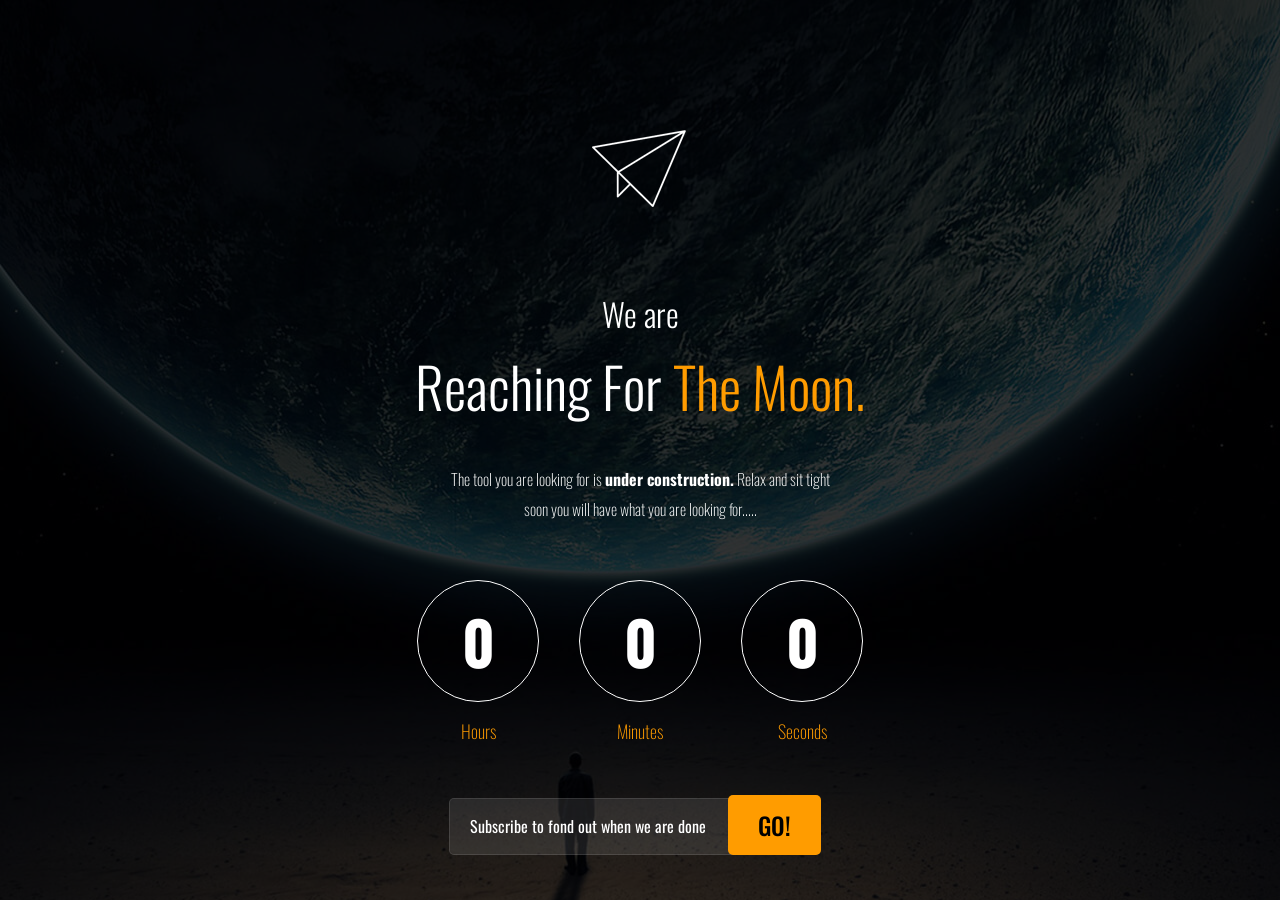
<file: pages/index.html>
﻿<!DOCTYPE html>
<html>
<head>
<meta http-equiv="Content-Type" content="text/html;charset=utf-8">
<title>HeroWP.com Countdown / Coming Soon Page</title>

<!--CSS-->
<link rel="stylesheet" href="css/style.css">
<link rel="stylesheet" href="css/bootstrap-light.css">
<link href='http://fonts.googleapis.com/css?family=Oswald:400,300,700' rel='stylesheet' type='text/css'>
<!--/CSS-->

<!--JS-->
<script src="http://ajax.googleapis.com/ajax/libs/jquery/1.11.0/jquery.min.js"></script>
<script src="js/jquery.plugin.min.js"></script>
<script src="js/jquery.countdown.min.js"></script>
<script>
$(function () {
	$('#defaultCountdown').countdown({until: new Date(2016, 7, 23)}); 
	//Replace above date with your own, to find out more visit http://keith-wood.name/countdown.html
});
</script>
<!--/JS-->

</head>

<body>

<!--DARK OVERLAY-->
<div class="overlay"></div>
<!--/DARK OVERLAY-->

<!--WRAP-->
<div id="wrap">
	<!--CONTAINER-->
	<div class="container">
		<img src="images/paperplane.png" alt="Paper Plane" class="image-align" />
		<h1>
			<span>We are</span><br/>
			Reaching For <span class="yellow">The Moon.</span>
		</h1>
		<p>The tool you are looking for is <strong>under construction.</strong> Relax and sit tight<br/> soon you will have what you are looking for.....</p>
		<div id="defaultCountdown"></div>
		<form action="#">
			<input type="text" name="email" id="email" value="Subscribe to fond out when we are done">
			<input type="submit" value="GO!">
		</form>
		<p class="copyright"></p>
	</div>
	<!--/CONTAINER-->
</div>
<!--/WRAP-->

</body>
</html>
</file>
<file: pages/css/style.css>
/*------------------------------------------------*/
/* Basic styles */ 
/* Designed and coded by HeroWP.com*/
/* Don't forget to visit us daily for tons of freebies:
	-PSD Templates
	-Wordpress Plugins
	-Wordpess Themes
	-HTML Designs
	-& many more!
*/
/*------------------------------------------------*/

body{
	font-family:'Oswald', Arial;
	color:#fff;
	background:url(../images/bg.jpg) top center no-repeat #000;
}

.overlay{
	background:rgba(0,0,0,.8);
	position:absolute;
	left:0;
	top:0;
	bottom:0;
	right:0;
	width:100%;
	height:100%;
	z-index:1;
	overflow:hidden;
}

@media (min-width: 1200px){
	.container {
		width:1170px;
	}
}

#wrap{
	width:100%;
	height:100%;
	display:table;
	position:relative;
	z-index:10000;
}

#defaultCountdown{
	z-index:2;
	margin:0 auto;
	display:table;
	position:relative;
}

.countdown-row {
	margin:0 auto;
	width:100%;
	display:table;
	text-align:center;
}

.countdown-section {
	display: block;
	float: left;
	text-align: center;
	width:120px;
	height:120px;
	border-radius:50%;
	-webkit-border-radius:50%;
	-moz-border-radius:50%;
	border:solid 1px #fff;
	text-align:center;
	margin:40px 20px;
}

.countdown-amount {
    font-size: 60px;
	font-weight:700;
	line-height:120px;
}
.countdown-period {
    display: block;
	line-height:60px;
	color:#ff9c00;
	font-size:18px;
	font-weight:100;
}

.image-align{
	margin:0 auto;
	text-align:center;
	display:block;
	padding-top: 100px;
}

h1{
	font-size:56px;
	font-weight:300;
	text-align:center;
}

h1 span{
	font-size:32px;
}

.yellow{
	color:#ff9c00;
	font-size:56px;
}

p{
	font-size:16px;
	line-height:30px;
	text-align:center;
	font-weight:100;
}

form{
	margin:0 auto;
	display:table;
	margin-top:50px;
}

input[type="text"]{
	border-radius:5px;
	-webkit-border-radius:5px;
	-moz-border-radius:5px;
	background:rgba(255,255,255,.1);
	-webkit-background-clip: padding-box !important;
	background-clip: padding-box !important;
	border:none;
	border: 1px solid rgba(255, 255, 255, 0.2);
	height:53px;
	color:#fff;
	font-family:'Oswald', Arial;
	font-size:16px;
	padding-left:20px;
	width:265px;
}

input[type="submit"]{
	border-radius: 5px;
	-webkit-border-radius: 5px;
	-moz-border-radius: 5px;
	font-family: 'Oswald', Arial;
	background: #ff9c00;
	color: #000;
	border: none;
	font-size: 24px;
	font-weight: 500;
	padding: 12px 30px;
	position: relative;
	top: 3px;
	left: -10px;
	-webkit-transition: all .3s ease;
	-moz-transition: 	all .3s ease;
	-ms-transition: 	all .3s ease;
	-o-transition: 		all .3s ease;
	transition: 		all .3s ease;
}

input[type="submit"]:hover{
	color: #FFF;
}

a{
color:#fff;
text-decoration:underline;
}

p.copyright{
font-size:13px;
margin-top:30px;
}


/*------------------------------------------------*/
/* Responsive styles */
/*------------------------------------------------*/

@media (min-width: 561px) and (max-width: 720px) {
	
	.countdown-section {
		margin:5px;
	}

}

@media (max-width: 600px){
	
	.countdown-section {
		display: block;
		float: left;
		text-align: center;
		width:75px;
		height:75px;
		margin:6px;
	}
	
	.countdown-amount {
		font-size: 32px;
		font-weight:700;
		line-height:74px;
	}
	
}

@media (max-width: 420px){
	
	.countdown-section {
		display: block;
		float: left;
		text-align: center;
		width:56px;
		height:56px;
		margin:2px;
	}
	
	.countdown-amount {
		font-size: 24px;
		font-weight:700;
		line-height:58px;
	}
	
	.image-align{
		padding-top: 20px;
		width:30%;
	}
	
	h1,.yellow{
		font-size:32px;
	}	
	
	h1 span{
	font-size:18px;
	}
	
	input[type="text"]{
		width:150px;
		font-size:14px;
		padding-left:5px;
	}	
	
	input[type="submit"]{
		left:-3px;
		top:5px;
	}
	
}
</file>
